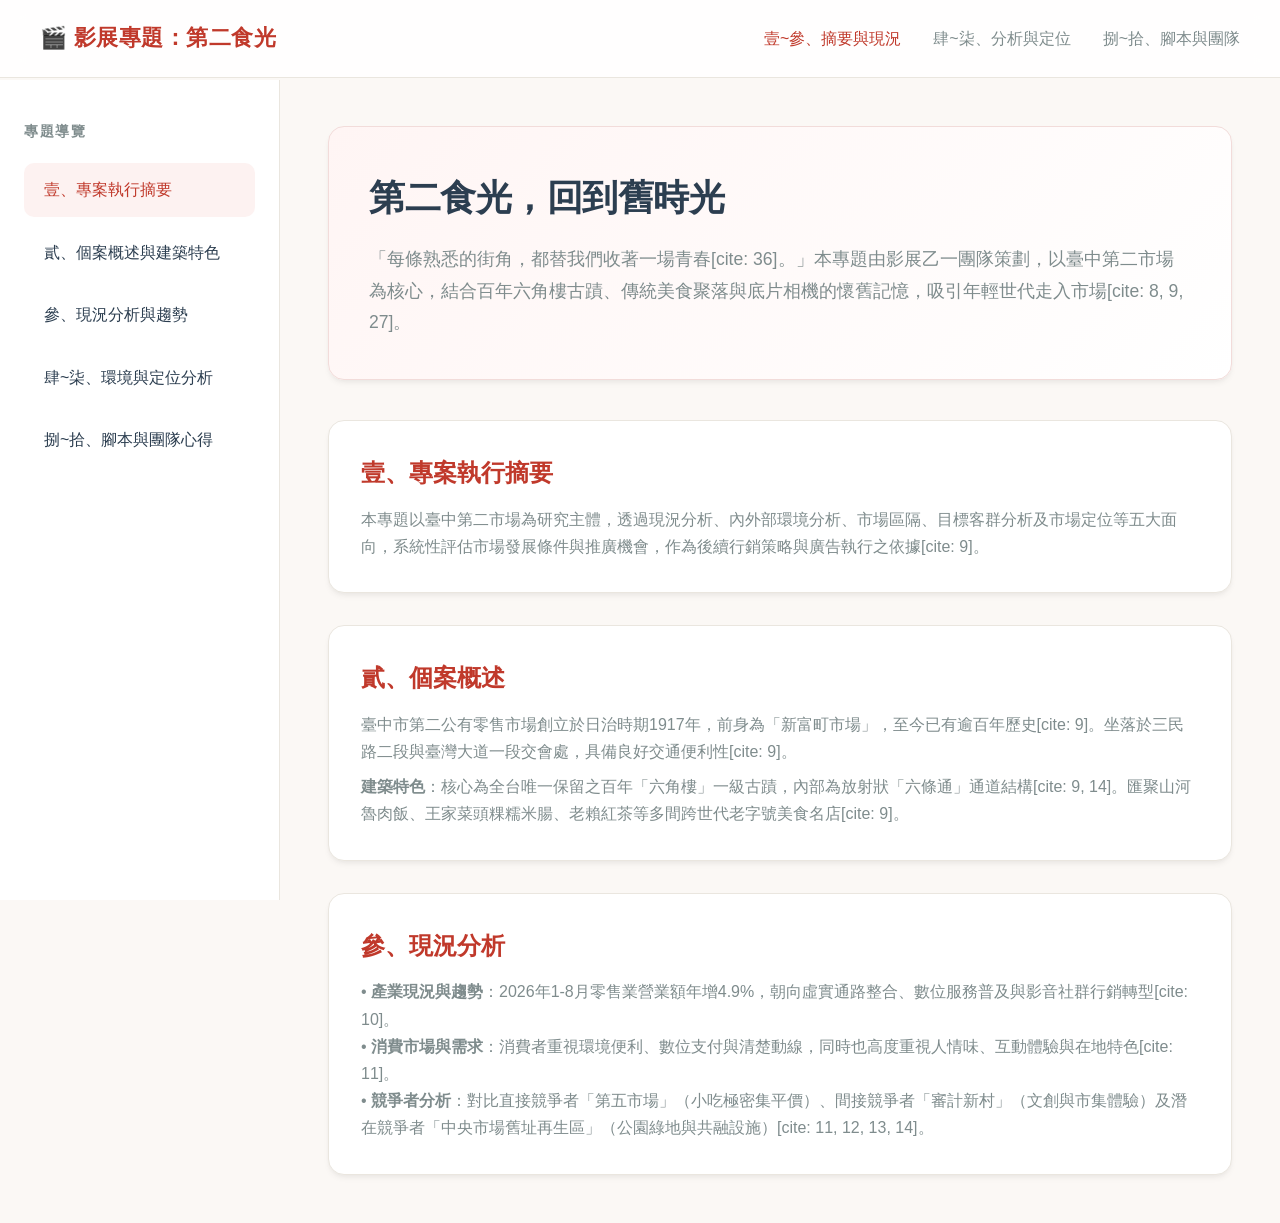
<file: project1/index.html>
<!DOCTYPE html>
<html lang="zh-Hant">
<head>
  <meta charset="UTF-8">
  <meta name="viewport" content="width=device-width, initial-scale=1.0">
  <title>第二食光：回到舊時光 - 臺中第二市場影展專題介紹</title>
  <meta name="description" content="本專題以臺中第二市場為研究主體，涵蓋執行摘要、個案概述、產業與消費現況分析。">
  <meta name="keywords" content="臺中第二市場, 影展乙一, 六角樓, 第二食光, 學生專題, 林胤妏, D1445981">
  <meta name="author" content="林胤妏 (D1445981)">
  
  <link rel="stylesheet" href="css/style.css">
  <link rel="stylesheet" href="css/layout.css">
  <link rel="stylesheet" href="css/components.css">
</head>
<body>

  <div class="app-container">
    <header class="navbar">
      <div class="logo">🎬 影展專題：第二食光</div>
      <nav class="navbar-nav">
        <a href="index.html" class="active">壹~參、摘要與現況</a>
        <a href="history.html">肆~柒、分析與定位</a>
        <a href="menu.html">捌~拾、腳本與團隊</a>
      </nav>
    </header>

    <div class="main-layout">
      <aside class="sidebar">
        <h3>專題導覽</h3>
        <ul class="sidebar-menu">
          <li><a href="index.html" class="active">壹、專案執行摘要</a></li>
          <li><a href="index.html#overview">貳、個案概述與建築特色</a></li>
          <li><a href="index.html#analysis">參、現況分析與趨勢</a></li>
          <li><a href="history.html">肆~柒、環境與定位分析</a></li>
          <li><a href="menu.html">捌~拾、腳本與團隊心得</a></li>
        </ul>
      </aside>

      <main class="content-area">
        <section class="hero-section">
          <h1>第二食光，回到舊時光</h1>
          <p>「每條熟悉的街角，都替我們收著一場青春[cite: 36]。」本專題由影展乙一團隊策劃，以臺中第二市場為核心，結合百年六角樓古蹟、傳統美食聚落與底片相機的懷舊記憶，吸引年輕世代走入市場[cite: 8, 9, 27]。</p>
        </section>

        <!-- 壹、專案執行摘要 -->
        <div class="card">
          <h2>壹、專案執行摘要</h2>
          <p style="margin-top: 0.75rem; color:var(--text-light);">
            本專題以臺中第二市場為研究主體，透過現況分析、內外部環境分析、市場區隔、目標客群分析及市場定位等五大面向，系統性評估市場發展條件與推廣機會，作為後續行銷策略與廣告執行之依據[cite: 9]。
          </p>
        </div>

        <!-- 貳、個案概述 -->
        <div class="card" id="overview" style="margin-top: 2rem;">
          <h2>貳、個案概述</h2>
          <p style="margin-top: 0.75rem; color:var(--text-light);">
            臺中市第二公有零售市場創立於日治時期1917年，前身為「新富町市場」，至今已有逾百年歷史[cite: 9]。坐落於三民路二段與臺灣大道一段交會處，具備良好交通便利性[cite: 9]。
          </p>
          <p style="margin-top: 0.5rem; color:var(--text-light);">
            <b>建築特色</b>：核心為全台唯一保留之百年「六角樓」一級古蹟，內部為放射狀「六條通」通道結構[cite: 9, 14]。匯聚山河魯肉飯、王家菜頭粿糯米腸、老賴紅茶等多間跨世代老字號美食名店[cite: 9]。
          </p>
        </div>

        <!-- 參、現況分析 -->
        <div class="card" id="analysis" style="margin-top: 2rem;">
          <h2>參、現況分析</h2>
          <p style="margin-top: 0.75rem; color:var(--text-light);">
            • <b>產業現況與趨勢</b>：2026年1-8月零售業營業額年增4.9%，朝向虛實通路整合、數位服務普及與影音社群行銷轉型[cite: 10]。<br>
            • <b>消費市場與需求</b>：消費者重視環境便利、數位支付與清楚動線，同時也高度重視人情味、互動體驗與在地特色[cite: 11]。<br>
            • <b>競爭者分析</b>：對比直接競爭者「第五市場」（小吃極密集平價）、間接競爭者「審計新村」（文創與市集體驗）及潛在競爭者「中央市場舊址再生區」（公園綠地與共融設施）[cite: 11, 12, 13, 14]。
          </p>
        </div>
      </main>
    </div>
  </div>

</body>
</html>
</file>
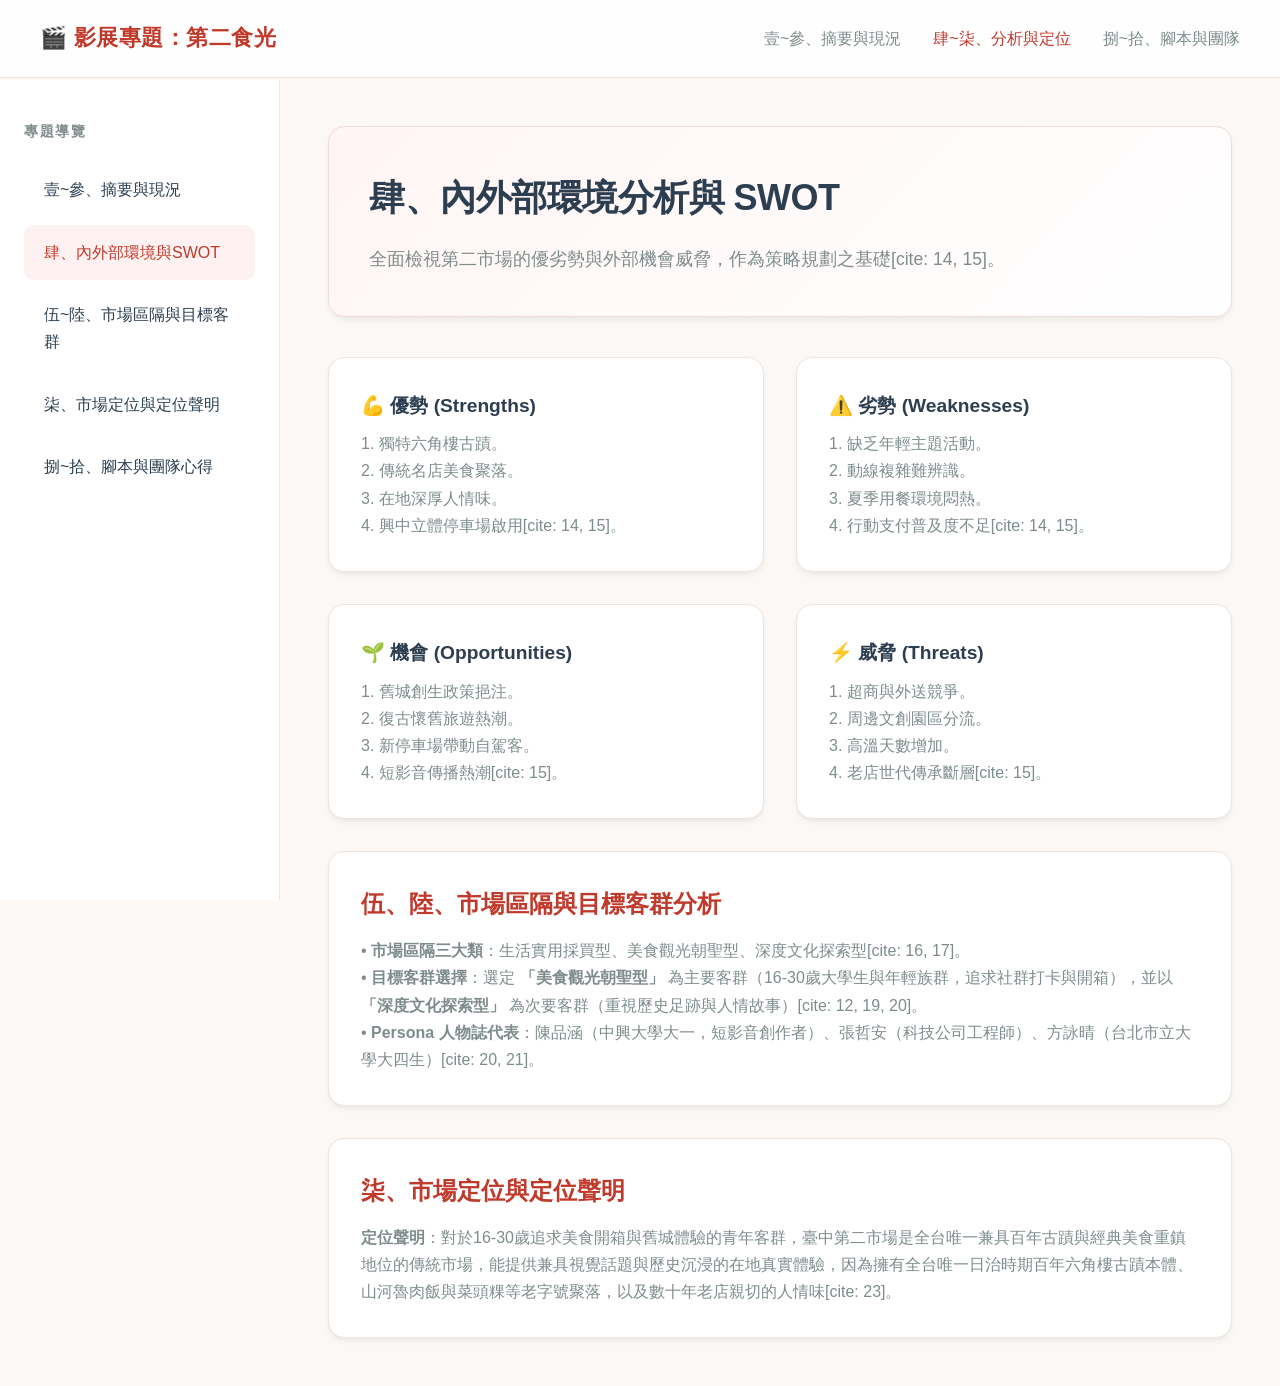
<file: project1/history.html>
<!DOCTYPE html>
<html lang="zh-Hant">
<head>
  <meta charset="UTF-8">
  <meta name="viewport" content="width=device-width, initial-scale=1.0">
  <title>內外部環境與市場定位分析 - 第二市場影展專題</title>
  <meta name="description" content="深入探討臺中第二市場的SWOT分析、SO交叉分析、市場區隔與目標客群Persona。">
  
  <link rel="stylesheet" href="css/style.css">
  <link rel="stylesheet" href="css/layout.css">
  <link rel="stylesheet" href="css/components.css">
</head>
<body>

  <div class="app-container">
    <header class="navbar">
      <div class="logo">🎬 影展專題：第二食光</div>
      <nav class="navbar-nav">
        <a href="index.html">壹~參、摘要與現況</a>
        <a href="history.html" class="active">肆~柒、分析與定位</a>
        <a href="menu.html">捌~拾、腳本與團隊</a>
      </nav>
    </header>

    <div class="main-layout">
      <aside class="sidebar">
        <h3>專題導覽</h3>
        <ul class="sidebar-menu">
          <li><a href="index.html">壹~參、摘要與現況</a></li>
          <li><a href="history.html" class="active">肆、內外部環境與SWOT</a></li>
          <li><a href="history.html#so">伍~陸、市場區隔與目標客群</a></li>
          <li><a href="history.html#stp">柒、市場定位與定位聲明</a></li>
          <li><a href="menu.html">捌~拾、腳本與團隊心得</a></li>
        </ul>
      </aside>

      <main class="content-area">
        <section class="hero-section">
          <h1>肆、內外部環境分析與 SWOT</h1>
          <p style="margin-top: 0.75rem;">全面檢視第二市場的優劣勢與外部機會威脅，作為策略規劃之基礎[cite: 14, 15]。</p>
        </section>

        <!-- 肆、SWOT -->
        <div class="grid-2">
          <div class="card">
            <h3>💪 優勢 (Strengths)</h3>
            <p style="margin-top: 0.5rem; color:var(--text-light);">1. 獨特六角樓古蹟。<br>2. 傳統名店美食聚落。<br>3. 在地深厚人情味。<br>4. 興中立體停車場啟用[cite: 14, 15]。</p>
          </div>
          <div class="card">
            <h3>⚠️ 劣勢 (Weaknesses)</h3>
            <p style="margin-top: 0.5rem; color:var(--text-light);">1. 缺乏年輕主題活動。<br>2. 動線複雜難辨識。<br>3. 夏季用餐環境悶熱。<br>4. 行動支付普及度不足[cite: 14, 15]。</p>
          </div>
          <div class="card">
            <h3>🌱 機會 (Opportunities)</h3>
            <p style="margin-top: 0.5rem; color:var(--text-light);">1. 舊城創生政策挹注。<br>2. 復古懷舊旅遊熱潮。<br>3. 新停車場帶動自駕客。<br>4. 短影音傳播熱潮[cite: 15]。</p>
          </div>
          <div class="card">
            <h3>⚡ 威脅 (Threats)</h3>
            <p style="margin-top: 0.5rem; color:var(--text-light);">1. 超商與外送競爭。<br>2. 周邊文創園區分流。<br>3. 高溫天數增加。<br>4. 老店世代傳承斷層[cite: 15]。</p>
          </div>
        </div>

        <!-- 伍、陸、市場區隔與目標客群 -->
        <div class="card" id="so" style="margin-top: 2rem;">
          <h2>伍、陸、市場區隔與目標客群分析</h2>
          <p style="margin-top: 0.75rem; color:var(--text-light);">
            • <b>市場區隔三大類</b>：生活實用採買型、美食觀光朝聖型、深度文化探索型[cite: 16, 17]。<br>
            • <b>目標客群選擇</b>：選定 <b>「美食觀光朝聖型」</b> 為主要客群（16-30歲大學生與年輕族群，追求社群打卡與開箱），並以 <b>「深度文化探索型」</b> 為次要客群（重視歷史足跡與人情故事）[cite: 12, 19, 20]。<br>
            • <b>Persona 人物誌代表</b>：陳品涵（中興大學大一，短影音創作者）、張哲安（科技公司工程師）、方詠晴（台北市立大學大四生）[cite: 20, 21]。
          </p>
        </div>

        <!-- 柒、市場定位 -->
        <div class="card" id="stp" style="margin-top: 2rem;">
          <h2>柒、市場定位與定位聲明</h2>
          <p style="margin-top: 0.75rem; color:var(--text-light);">
            <b>定位聲明</b>：對於16-30歲追求美食開箱與舊城體驗的青年客群，臺中第二市場是全台唯一兼具百年古蹟與經典美食重鎮地位的傳統市場，能提供兼具視覺話題與歷史沉浸的在地真實體驗，因為擁有全台唯一日治時期百年六角樓古蹟本體、山河魯肉飯與菜頭粿等老字號聚落，以及數十年老店親切的人情味[cite: 23]。
          </p>
        </div>
      </main>
    </div>
  </div>

</body>
</html>
</file>
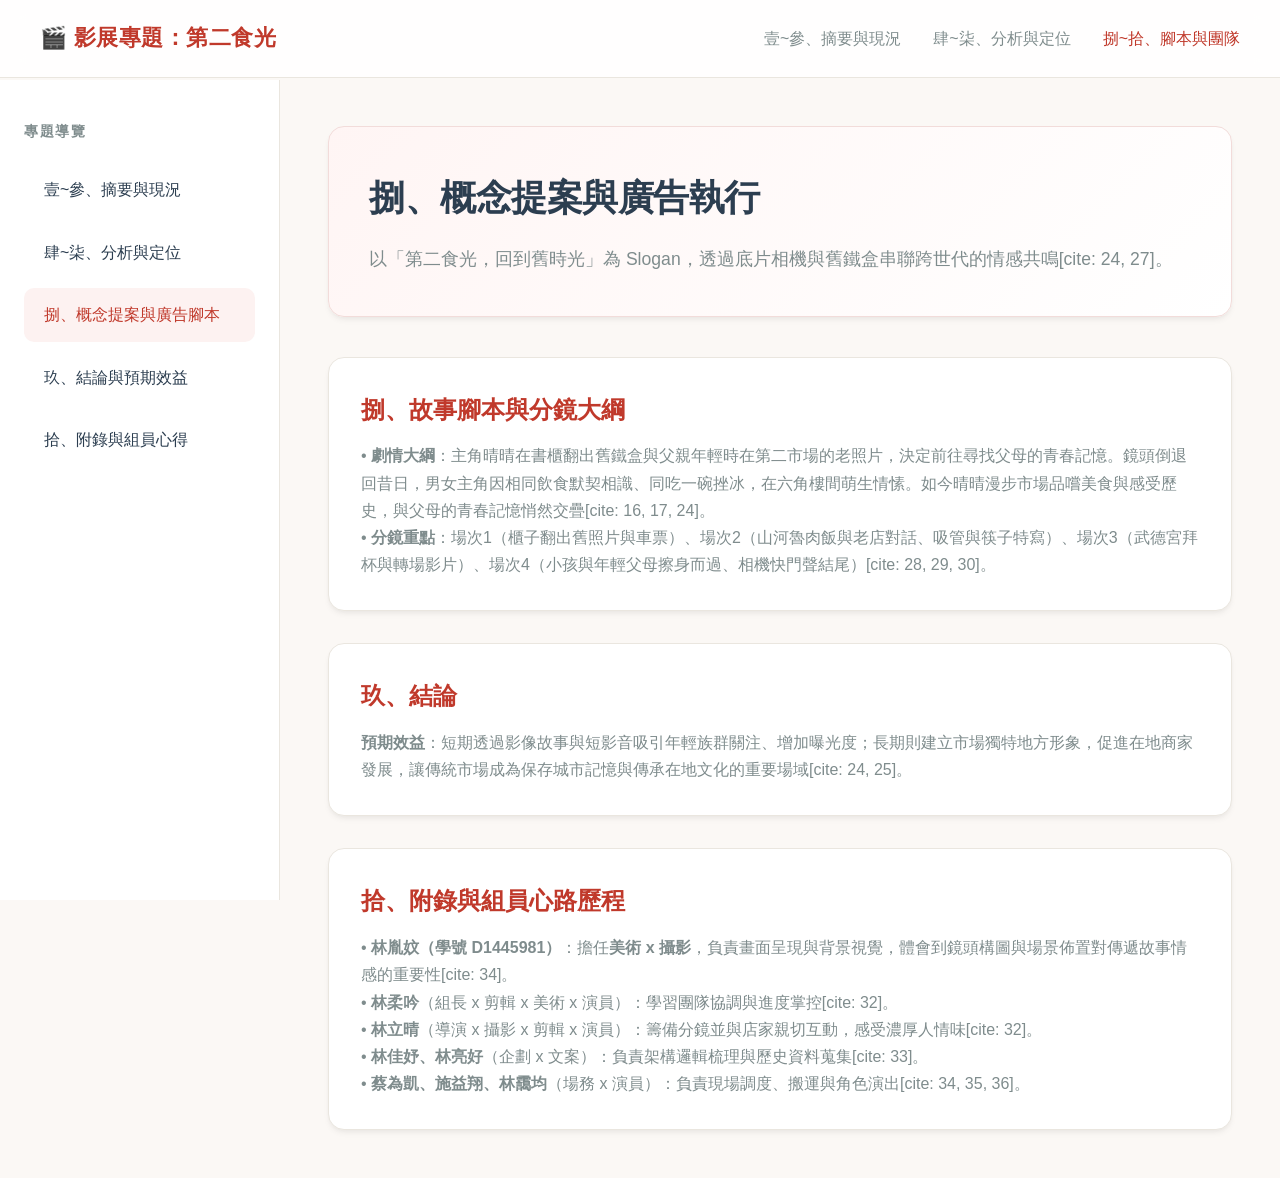
<file: project1/menu.html>
<!DOCTYPE html>
<html lang="zh-Hant">
<head>
  <meta charset="UTF-8">
  <meta name="viewport" content="width=device-width, initial-scale=1.0">
  <title>概念提案、故事腳本與組員心得 - 第二市場影展專題</title>
  <meta name="description" content="第二市場影展專題「第二食光」之創意聯想法、故事腳本大綱、分鏡圖、預期效益與組員心得分享。">
  
  <link rel="stylesheet" href="css/style.css">
  <link rel="stylesheet" href="css/layout.css">
  <link rel="stylesheet" href="css/components.css">
</head>
<body>

  <div class="app-container">
    <header class="navbar">
      <div class="logo">🎬 影展專題：第二食光</div>
      <nav class="navbar-nav">
        <a href="index.html">壹~參、摘要與現況</a>
        <a href="history.html">肆~柒、分析與定位</a>
        <a href="menu.html" class="active">捌~拾、腳本與團隊</a>
      </nav>
    </header>

    <div class="main-layout">
      <aside class="sidebar">
        <h3>專題導覽</h3>
        <ul class="sidebar-menu">
          <li><a href="index.html">壹~參、摘要與現況</a></li>
          <li><a href="history.html">肆~柒、分析與定位</a></li>
          <li><a href="menu.html" class="active">捌、概念提案與廣告腳本</a></li>
          <li><a href="menu.html#conclusion">玖、結論與預期效益</a></li>
          <li><a href="menu.html#team">拾、附錄與組員心得</a></li>
        </ul>
      </aside>

      <main class="content-area">
        <section class="hero-section">
          <h1>捌、概念提案與廣告執行</h1>
          <p style="margin-top: 0.75rem;">以「第二食光，回到舊時光」為 Slogan，透過底片相機與舊鐵盒串聯跨世代的情感共鳴[cite: 24, 27]。</p>
        </section>

        <!-- 捌、故事腳本與分鏡 -->
        <div class="card">
          <h2>捌、故事腳本與分鏡大綱</h2>
          <p style="margin-top: 0.75rem; color:var(--text-light);">
            • <b>劇情大綱</b>：主角晴晴在書櫃翻出舊鐵盒與父親年輕時在第二市場的老照片，決定前往尋找父母的青春記憶。鏡頭倒退回昔日，男女主角因相同飲食默契相識、同吃一碗挫冰，在六角樓間萌生情愫。如今晴晴漫步市場品嚐美食與感受歷史，與父母的青春記憶悄然交疊[cite: 16, 17, 24]。<br>
            • <b>分鏡重點</b>：場次1（櫃子翻出舊照片與車票）、場次2（山河魯肉飯與老店對話、吸管與筷子特寫）、場次3（武德宮拜杯與轉場影片）、場次4（小孩與年輕父母擦身而過、相機快門聲結尾）[cite: 28, 29, 30]。
          </p>
        </div>

        <!-- 玖、結論 -->
        <div class="card" id="conclusion" style="margin-top: 2rem;">
          <h2>玖、結論</h2>
          <p style="margin-top: 0.75rem; color:var(--text-light);">
            <b>預期效益</b>：短期透過影像故事與短影音吸引年輕族群關注、增加曝光度；長期則建立市場獨特地方形象，促進在地商家發展，讓傳統市場成為保存城市記憶與傳承在地文化的重要場域[cite: 24, 25]。
          </p>
        </div>

        <!-- 拾、組員心得 -->
        <div class="card" id="team" style="margin-top: 2rem;">
          <h2>拾、附錄與組員心路歷程</h2>
          <p style="margin-top: 0.75rem; color:var(--text-light);">
            • <b>林胤妏（學號 D1445981）</b>：擔任<b>美術 x 攝影</b>，負責畫面呈現與背景視覺，體會到鏡頭構圖與場景佈置對傳遞故事情感的重要性[cite: 34]。<br>
            • <b>林柔吟</b>（組長 x 剪輯 x 美術 x 演員）：學習團隊協調與進度掌控[cite: 32]。<br>
            • <b>林立晴</b>（導演 x 攝影 x 剪輯 x 演員）：籌備分鏡並與店家親切互動，感受濃厚人情味[cite: 32]。<br>
            • <b>林佳妤、林亮好</b>（企劃 x 文案）：負責架構邏輯梳理與歷史資料蒐集[cite: 33]。<br>
            • <b>蔡為凱、施益翔、林靄均</b>（場務 x 演員）：負責現場調度、搬運與角色演出[cite: 34, 35, 36]。
          </p>
        </div>
      </main>
    </div>
  </div>

</body>
</html>
</file>
<file: project1/css/style.css>
:root {
  --bg-color: #FBF8F5;
  --card-bg: #FFFFFF;
  --primary: #C0392B;        /* 沉穩復古紅：呼應市場紅磚與影展質感 */
  --primary-light: #E74C3C;
  --accent: #D4AC0D;         /* 復古金黃點綴 */
  --text-main: #2C3E50;
  --text-light: #7F8C8D;
  --border-color: #EAE6DF;
  --shadow-sm: 0 4px 6px -1px rgba(0, 0, 0, 0.05), 0 2px 4px -1px rgba(0, 0, 0, 0.03);
  --shadow-md: 0 10px 15px -3px rgba(0, 0, 0, 0.08), 0 4px 6px -2px rgba(0, 0, 0, 0.04);
  --radius: 16px;
  --transition: all 0.35s cubic-bezier(0.4, 0, 0.2, 1);
}

* {
  box-sizing: border-box;
  margin: 0;
  padding: 0;
}

body {
  font-family: -apple-system, BlinkMacSystemFont, "Segoe UI", Roboto, "Helvetica Neue", Arial, sans-serif;
  background-color: var(--bg-color);
  color: var(--text-main);
  line-height: 1.7;
}

a {
  text-decoration: none;
  color: inherit;
}

ul {
  list-style: none;
}
</file>
<file: project1/css/layout.css>
.app-container {
  display: flex;
  min-height: 100vh;
  flex-direction: column;
}

/* 質感毛玻璃導覽列 */
.navbar {
  background: rgba(255, 255, 255, 0.85);
  backdrop-filter: blur(12px);
  border-bottom: 1px solid var(--border-color);
  display: flex;
  justify-content: space-between;
  align-items: center;
  padding: 1.25rem 2.5rem;
  position: sticky;
  top: 0;
  z-index: 1000;
}

.navbar .logo {
  font-weight: 700;
  font-size: 1.35rem;
  color: var(--primary);
  letter-spacing: 0.5px;
}

.navbar-nav {
  display: flex;
  gap: 2rem;
}

.navbar-nav a {
  font-weight: 500;
  color: var(--text-light);
  transition: var(--transition);
}

.navbar-nav a:hover, .navbar-nav a.active {
  color: var(--primary);
}

/* 主體區塊網格 */
.main-layout {
  display: grid;
  grid-template-columns: 280px 1fr;
  flex: 1;
}

/* 側邊欄設計 */
.sidebar {
  background-color: #FFFFFF;
  border-right: 1px solid var(--border-color);
  padding: 2.5rem 1.5rem;
  position: sticky;
  top: 80px;
  height: calc(100vh - 80px);
  overflow-y: auto;
}

.sidebar h3 {
  font-size: 0.85rem;
  color: var(--text-light);
  margin-bottom: 1.25rem;
  text-transform: uppercase;
  letter-spacing: 1.5px;
}

.sidebar-menu {
  display: flex;
  flex-direction: column;
  gap: 0.5rem;
}

.sidebar-menu a {
  padding: 0.85rem 1.25rem;
  border-radius: 10px;
  color: var(--text-main);
  font-weight: 500;
  transition: var(--transition);
  display: block;
}

.sidebar-menu a:hover, .sidebar-menu a.active {
  background-color: #FDF2F1;
  color: var(--primary);
}

/* 內容主工作區 */
.content-area {
  padding: 3rem;
  max-width: 1200px;
}

/* 網格系統 Grid */
.grid-2 {
  display: grid;
  grid-template-columns: repeat(2, 1fr);
  gap: 2rem;
}

/* RWD 響應式手機調整 */
@media (max-width: 768px) {
  .main-layout {
    grid-template-columns: 1fr;
  }
  
  .sidebar {
    position: static;
    height: auto;
    border-right: none;
    border-bottom: 1px solid var(--border-color);
    padding: 1.25rem 1.5rem;
  }

  .sidebar-menu {
    flex-direction: row;
    overflow-x: auto;
    padding-bottom: 0.5rem;
  }

  .grid-2 {
    grid-template-columns: 1fr;
  }

  .navbar-nav {
    display: none;
  }

  .content-area {
    padding: 1.5rem;
  }
}
</file>
<file: project1/css/components.css>
.card {
  background: var(--card-bg);
  padding: 2rem;
  border-radius: var(--radius);
  border: 1px solid var(--border-color);
  box-shadow: var(--shadow-sm);
  transition: var(--transition);
}

.card:hover {
  transform: translateY(-4px);
  box-shadow: var(--shadow-md);
  border-color: #D6D0C5;
}

.card h2 {
  font-size: 1.5rem;
  color: var(--primary);
  margin-bottom: 0.75rem;
  font-weight: 700;
}

.card h3 {
  font-size: 1.2rem;
  color: var(--text-main);
  margin-bottom: 0.5rem;
  font-weight: 600;
}

.hero-section {
  background: linear-gradient(135deg, #FFF5F4 0%, #FFFFFF 100%);
  padding: 2.5rem;
  border-radius: var(--radius);
  border: 1px solid #F2DCDA;
  margin-bottom: 2.5rem;
  box-shadow: var(--shadow-sm);
}

.hero-section h1 {
  font-size: 2.25rem;
  color: var(--text-main);
  margin-bottom: 1rem;
  font-weight: 800;
  letter-spacing: -0.5px;
}

.hero-section p {
  color: var(--text-light);
  font-size: 1.1rem;
  line-height: 1.8;
}
</file>
